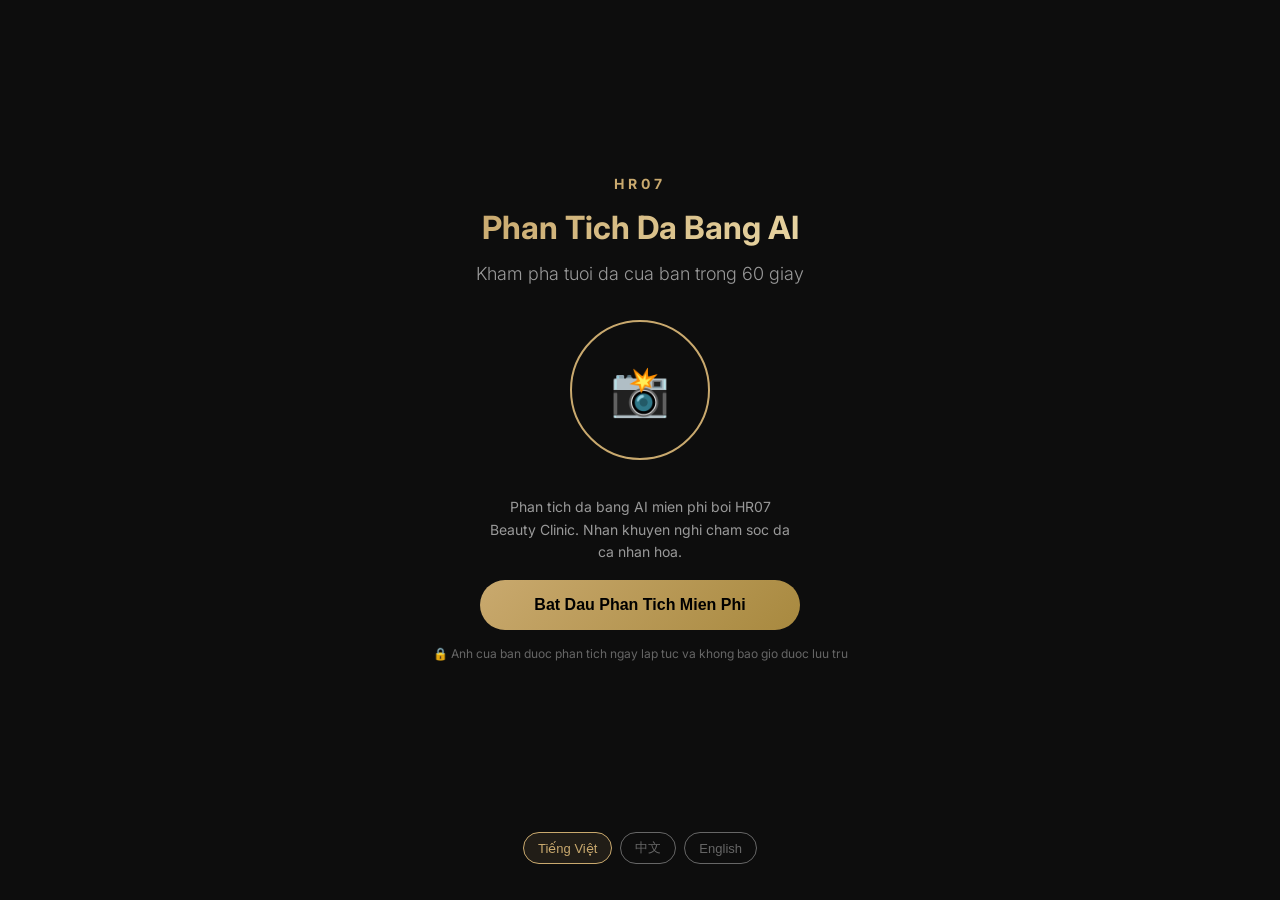
<file: index.html>
<!DOCTYPE html>
<html lang="vi">
<head>
  <meta charset="UTF-8">
  <meta name="viewport" content="width=device-width, initial-scale=1.0, maximum-scale=1.0, user-scalable=no">
  <title>AI Skin Analysis | HR07 Beauty Clinic</title>
  <link rel="preconnect" href="https://fonts.googleapis.com">
  <link href="https://fonts.googleapis.com/css2?family=Inter:wght@300;400;500;600;700&display=swap" rel="stylesheet">
  <link rel="stylesheet" href="style.css">
</head>
<body>
  <!-- SCREEN 1: Landing -->
  <div id="screen-landing" class="screen active">
    <div class="hero">
      <div class="logo">HR07</div>
      <h1>AI Skin Analysis</h1>
      <p class="subtitle">Discover your skin age in 60 seconds</p>
      <div class="hero-visual">
        <div class="scan-ring"></div>
        <div class="scan-icon">📸</div>
      </div>
      <p class="desc">Free AI-powered skin analysis by HR07 Beauty Clinic.<br>Get personalized skincare recommendations.</p>
      <button id="btn-start" class="btn-primary">Start Free Analysis</button>
      <p class="trust">🔒 Your photo is analyzed instantly and never stored</p>
    </div>
    <div class="lang-switch">
      <button class="lang-btn active" data-lang="vi">Tiếng Việt</button>
      <button class="lang-btn" data-lang="zh">中文</button>
      <button class="lang-btn" data-lang="en">English</button>
    </div>
  </div>

  <!-- SCREEN 2: Camera / Upload -->
  <div id="screen-camera" class="screen">
    <div class="camera-header">
      <button id="btn-back" class="btn-icon">←</button>
      <h2>Take a Selfie</h2>
      <div></div>
    </div>
    <div class="camera-container">
      <video id="camera-video" autoplay playsinline></video>
      <canvas id="camera-canvas" style="display:none"></canvas>
      <div class="face-guide">
        <div class="face-oval"></div>
        <p class="guide-text">Align your face within the oval</p>
      </div>
      <img id="preview-img" class="preview-img" style="display:none">
    </div>
    <div class="camera-tips">
      <span>💡 Good lighting</span>
      <span>👤 Face forward</span>
      <span>🚫 No filters</span>
    </div>
    <div class="camera-actions">
      <button id="btn-capture" class="btn-capture">
        <div class="capture-ring"></div>
      </button>
      <label id="btn-upload-label" class="btn-upload-alt">
        <input type="file" id="file-input" accept="image/*" style="display:none">
        <span id="upload-text">📁 Upload</span>
      </label>
    </div>
    <div id="retake-actions" class="camera-actions" style="display:none">
      <button id="btn-retake" class="btn-secondary">Retake</button>
      <button id="btn-analyze" class="btn-primary">Analyze My Skin →</button>
    </div>
    <div class="info-form" id="info-form">
      <input type="text" id="input-name" placeholder="Your name (optional)">
      <input type="number" id="input-age" placeholder="Your age" min="15" max="80">
    </div>
  </div>

  <!-- SCREEN 3: Analyzing -->
  <div id="screen-analyzing" class="screen">
    <div class="analyzing-content">
      <div class="analyzing-animation">
        <div class="pulse-ring r1"></div>
        <div class="pulse-ring r2"></div>
        <div class="pulse-ring r3"></div>
        <div class="analyzing-icon">🔬</div>
      </div>
      <h2>Analyzing Your Skin...</h2>
      <div class="progress-bar">
        <div class="progress-fill" id="progress-fill"></div>
      </div>
      <p class="progress-text" id="progress-text">Detecting skin features...</p>
      <div class="analysis-steps">
        <div class="step" id="step-1">✓ Detecting skin type</div>
        <div class="step" id="step-2">⏳ Analyzing wrinkles & fine lines</div>
        <div class="step" id="step-3">⏳ Checking pores & texture</div>
        <div class="step" id="step-4">⏳ Evaluating spots & pigmentation</div>
        <div class="step" id="step-5">⏳ Calculating skin age</div>
        <div class="step" id="step-6">⏳ Generating recommendations</div>
      </div>
    </div>
  </div>

  <!-- SCREEN 4: Results -->
  <div id="screen-results" class="screen">
    <div class="results-header">
      <h2>Your Skin Analysis</h2>
      <p id="result-name" class="result-name"></p>
    </div>

    <!-- Skin Age Hero -->
    <div class="skin-age-card">
      <div class="age-comparison">
        <div class="age-box actual">
          <span class="age-label">Actual Age</span>
          <span class="age-number" id="actual-age">—</span>
        </div>
        <div class="age-vs">vs</div>
        <div class="age-box skin" id="skin-age-box">
          <span class="age-label">Skin Age</span>
          <span class="age-number" id="skin-age">—</span>
        </div>
      </div>
      <p class="age-verdict" id="age-verdict"></p>
    </div>

    <!-- Radar Chart -->
    <div class="chart-card">
      <h3>Skin Health Scores</h3>
      <canvas id="radar-chart" width="300" height="300"></canvas>
      <div class="score-legend" id="score-legend"></div>
    </div>

    <!-- Issues Found -->
    <div class="issues-card">
      <h3>Issues Detected</h3>
      <div class="issue-tags" id="issue-tags"></div>
    </div>

    <!-- AI Report -->
    <div class="report-card">
      <h3>📋 Personalized Report</h3>
      <div class="report-text" id="report-text"></div>
    </div>

    <!-- Recommended Treatments -->
    <div class="treatments-card">
      <h3>💎 Recommended for You</h3>
      <div class="treatments-list" id="treatments-list"></div>
    </div>

    <!-- CTA -->
    <div class="cta-card">
      <h3>Ready to transform your skin?</h3>
      <p>Book a free consultation at HR07 Beauty Clinic</p>
      <a href="https://zalo.me/0909000000" class="btn-zalo" id="btn-zalo">
        💬 Chat on Zalo
      </a>
      <a href="https://line.me/ti/p/~hr07clinic" class="btn-line" id="btn-line" style="display:none">
        💚 Add LINE
      </a>
      <p class="clinic-info">📍 District 3, Ho Chi Minh City | District 7, Phu My Hung</p>
    </div>

    <!-- Share -->
    <div class="share-card">
      <h3>Share your results</h3>
      <p>Challenge your friends to discover their skin age!</p>
      <div class="share-buttons">
        <button id="btn-share" class="btn-share">📤 Share Result</button>
        <button id="btn-retry" class="btn-secondary">🔄 Try Again</button>
      </div>
    </div>

    <p class="disclaimer">⚠️ This analysis is for reference only and does not constitute medical diagnosis. Consult a dermatologist for professional advice.</p>
  </div>

  <script src="app.js"></script>
</body>
</html>
</file>
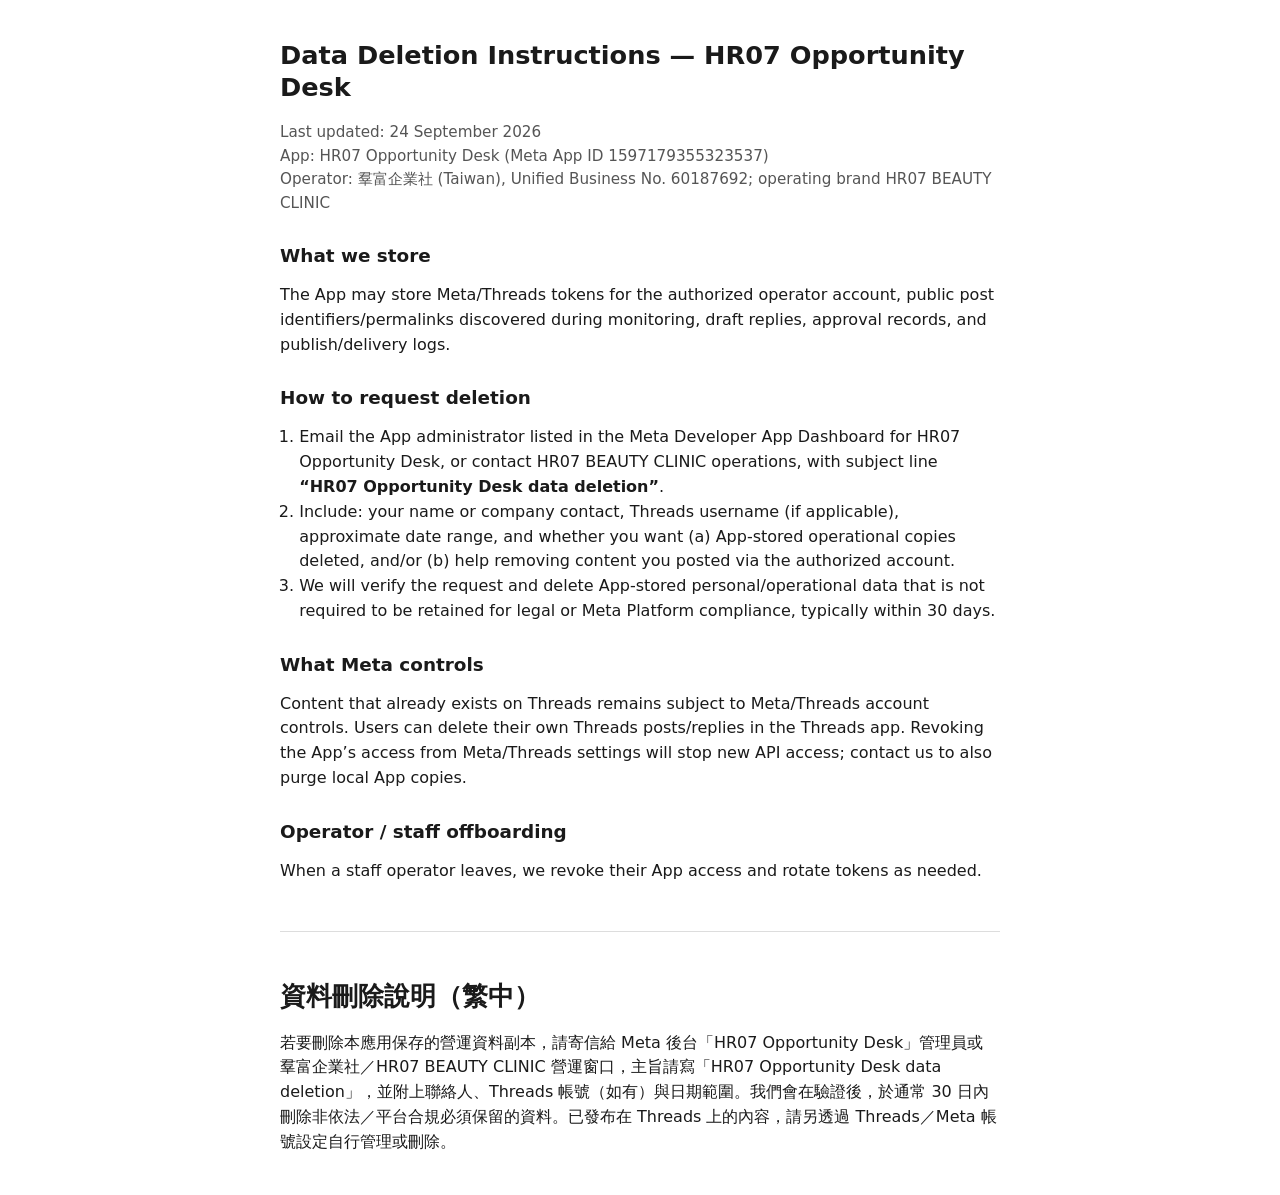
<file: data-deletion.html>
<!DOCTYPE html>
<html lang="en">
<head>
  <meta charset="utf-8" />
  <meta name="viewport" content="width=device-width, initial-scale=1" />
  <title>Data Deletion Instructions — HR07 Opportunity Desk</title>
  <style>
    body { font-family: system-ui, -apple-system, Segoe UI, sans-serif; line-height: 1.55; max-width: 720px; margin: 40px auto; padding: 0 20px; color: #1a1a1a; }
    h1, h2 { line-height: 1.25; }
    h1 { font-size: 1.6rem; }
    h2 { font-size: 1.15rem; margin-top: 1.8rem; }
    .meta { color: #555; font-size: 0.95rem; }
    ol, ul { padding-left: 1.2rem; }
    .zh { margin-top: 3rem; padding-top: 2rem; border-top: 1px solid #ddd; }
  </style>
</head>
<body>
  <h1>Data Deletion Instructions — HR07 Opportunity Desk</h1>
  <p class="meta">Last updated: 24 September 2026<br />
  App: HR07 Opportunity Desk (Meta App ID 1597179355323537)<br />
  Operator: 羣富企業社 (Taiwan), Unified Business No. 60187692; operating brand HR07 BEAUTY CLINIC</p>

  <h2>What we store</h2>
  <p>The App may store Meta/Threads tokens for the authorized operator account, public post identifiers/permalinks discovered during monitoring, draft replies, approval records, and publish/delivery logs.</p>

  <h2>How to request deletion</h2>
  <ol>
    <li>Email the App administrator listed in the Meta Developer App Dashboard for HR07 Opportunity Desk, or contact HR07 BEAUTY CLINIC operations, with subject line <strong>“HR07 Opportunity Desk data deletion”</strong>.</li>
    <li>Include: your name or company contact, Threads username (if applicable), approximate date range, and whether you want (a) App-stored operational copies deleted, and/or (b) help removing content you posted via the authorized account.</li>
    <li>We will verify the request and delete App-stored personal/operational data that is not required to be retained for legal or Meta Platform compliance, typically within 30 days.</li>
  </ol>

  <h2>What Meta controls</h2>
  <p>Content that already exists on Threads remains subject to Meta/Threads account controls. Users can delete their own Threads posts/replies in the Threads app. Revoking the App’s access from Meta/Threads settings will stop new API access; contact us to also purge local App copies.</p>

  <h2>Operator / staff offboarding</h2>
  <p>When a staff operator leaves, we revoke their App access and rotate tokens as needed.</p>

  <div class="zh">
    <h1>資料刪除說明（繁中）</h1>
    <p>若要刪除本應用保存的營運資料副本，請寄信給 Meta 後台「HR07 Opportunity Desk」管理員或 羣富企業社／HR07 BEAUTY CLINIC 營運窗口，主旨請寫「HR07 Opportunity Desk data deletion」，並附上聯絡人、Threads 帳號（如有）與日期範圍。我們會在驗證後，於通常 30 日內刪除非依法／平台合規必須保留的資料。已發布在 Threads 上的內容，請另透過 Threads／Meta 帳號設定自行管理或刪除。</p>
  </div>
</body>
</html>
</file>
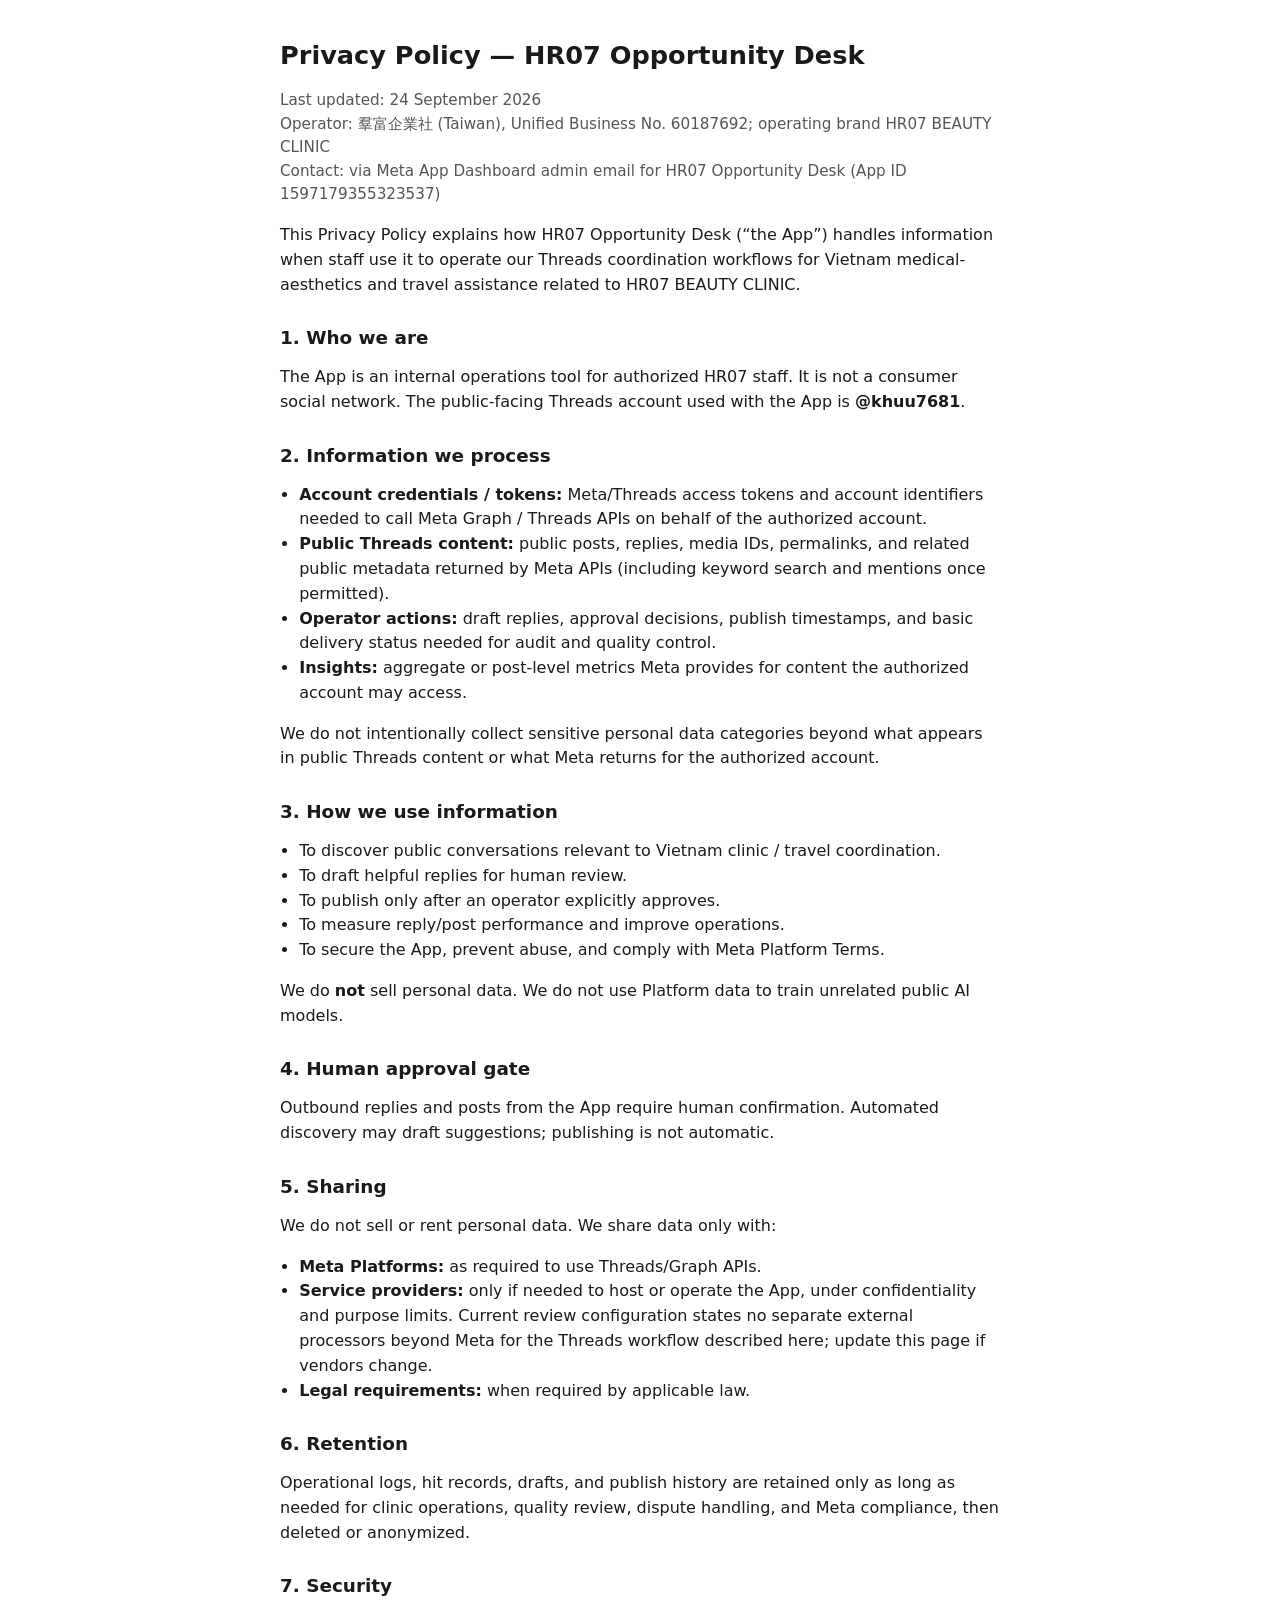
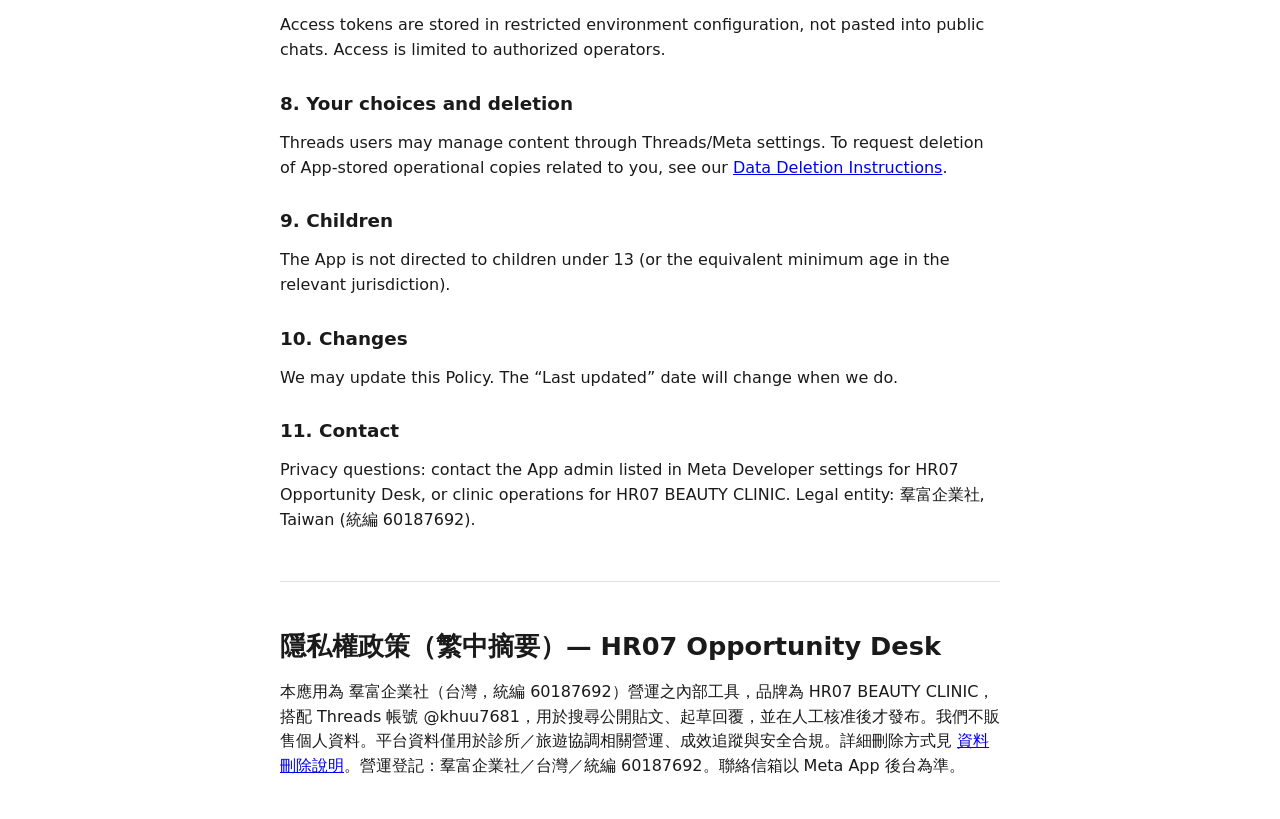
<file: privacy.html>
<!DOCTYPE html>
<html lang="en">
<head>
  <meta charset="utf-8" />
  <meta name="viewport" content="width=device-width, initial-scale=1" />
  <title>Privacy Policy — HR07 Opportunity Desk</title>
  <style>
    body { font-family: system-ui, -apple-system, Segoe UI, sans-serif; line-height: 1.55; max-width: 720px; margin: 40px auto; padding: 0 20px; color: #1a1a1a; }
    h1, h2 { line-height: 1.25; }
    h1 { font-size: 1.6rem; }
    h2 { font-size: 1.15rem; margin-top: 1.8rem; }
    .meta { color: #555; font-size: 0.95rem; }
    ul { padding-left: 1.2rem; }
    .zh { margin-top: 3rem; padding-top: 2rem; border-top: 1px solid #ddd; }
  </style>
</head>
<body>
  <h1>Privacy Policy — HR07 Opportunity Desk</h1>
  <p class="meta">Last updated: 24 September 2026<br />
  Operator: 羣富企業社 (Taiwan), Unified Business No. 60187692; operating brand HR07 BEAUTY CLINIC<br />
  Contact: via Meta App Dashboard admin email for HR07 Opportunity Desk (App ID 1597179355323537)</p>

  <p>This Privacy Policy explains how HR07 Opportunity Desk (“the App”) handles information when staff use it to operate our Threads coordination workflows for Vietnam medical-aesthetics and travel assistance related to HR07 BEAUTY CLINIC.</p>

  <h2>1. Who we are</h2>
  <p>The App is an internal operations tool for authorized HR07 staff. It is not a consumer social network. The public-facing Threads account used with the App is <strong>@khuu7681</strong>.</p>

  <h2>2. Information we process</h2>
  <ul>
    <li><strong>Account credentials / tokens:</strong> Meta/Threads access tokens and account identifiers needed to call Meta Graph / Threads APIs on behalf of the authorized account.</li>
    <li><strong>Public Threads content:</strong> public posts, replies, media IDs, permalinks, and related public metadata returned by Meta APIs (including keyword search and mentions once permitted).</li>
    <li><strong>Operator actions:</strong> draft replies, approval decisions, publish timestamps, and basic delivery status needed for audit and quality control.</li>
    <li><strong>Insights:</strong> aggregate or post-level metrics Meta provides for content the authorized account may access.</li>
  </ul>
  <p>We do not intentionally collect sensitive personal data categories beyond what appears in public Threads content or what Meta returns for the authorized account.</p>

  <h2>3. How we use information</h2>
  <ul>
    <li>To discover public conversations relevant to Vietnam clinic / travel coordination.</li>
    <li>To draft helpful replies for human review.</li>
    <li>To publish only after an operator explicitly approves.</li>
    <li>To measure reply/post performance and improve operations.</li>
    <li>To secure the App, prevent abuse, and comply with Meta Platform Terms.</li>
  </ul>
  <p>We do <strong>not</strong> sell personal data. We do not use Platform data to train unrelated public AI models.</p>

  <h2>4. Human approval gate</h2>
  <p>Outbound replies and posts from the App require human confirmation. Automated discovery may draft suggestions; publishing is not automatic.</p>

  <h2>5. Sharing</h2>
  <p>We do not sell or rent personal data. We share data only with:</p>
  <ul>
    <li><strong>Meta Platforms:</strong> as required to use Threads/Graph APIs.</li>
    <li><strong>Service providers:</strong> only if needed to host or operate the App, under confidentiality and purpose limits. Current review configuration states no separate external processors beyond Meta for the Threads workflow described here; update this page if vendors change.</li>
    <li><strong>Legal requirements:</strong> when required by applicable law.</li>
  </ul>

  <h2>6. Retention</h2>
  <p>Operational logs, hit records, drafts, and publish history are retained only as long as needed for clinic operations, quality review, dispute handling, and Meta compliance, then deleted or anonymized.</p>

  <h2>7. Security</h2>
  <p>Access tokens are stored in restricted environment configuration, not pasted into public chats. Access is limited to authorized operators.</p>

  <h2>8. Your choices and deletion</h2>
  <p>Threads users may manage content through Threads/Meta settings. To request deletion of App-stored operational copies related to you, see our <a href="./data-deletion.html">Data Deletion Instructions</a>.</p>

  <h2>9. Children</h2>
  <p>The App is not directed to children under 13 (or the equivalent minimum age in the relevant jurisdiction).</p>

  <h2>10. Changes</h2>
  <p>We may update this Policy. The “Last updated” date will change when we do.</p>

  <h2>11. Contact</h2>
  <p>Privacy questions: contact the App admin listed in Meta Developer settings for HR07 Opportunity Desk, or clinic operations for HR07 BEAUTY CLINIC. Legal entity: 羣富企業社, Taiwan (統編 60187692).</p>

  <div class="zh">
    <h1>隱私權政策（繁中摘要）— HR07 Opportunity Desk</h1>
    <p>本應用為 羣富企業社（台灣，統編 60187692）營運之內部工具，品牌為 HR07 BEAUTY CLINIC，搭配 Threads 帳號 @khuu7681，用於搜尋公開貼文、起草回覆，並在人工核准後才發布。我們不販售個人資料。平台資料僅用於診所／旅遊協調相關營運、成效追蹤與安全合規。詳細刪除方式見 <a href="./data-deletion.html">資料刪除說明</a>。營運登記：羣富企業社／台灣／統編 60187692。聯絡信箱以 Meta App 後台為準。</p>
  </div>
</body>
</html>
</file>
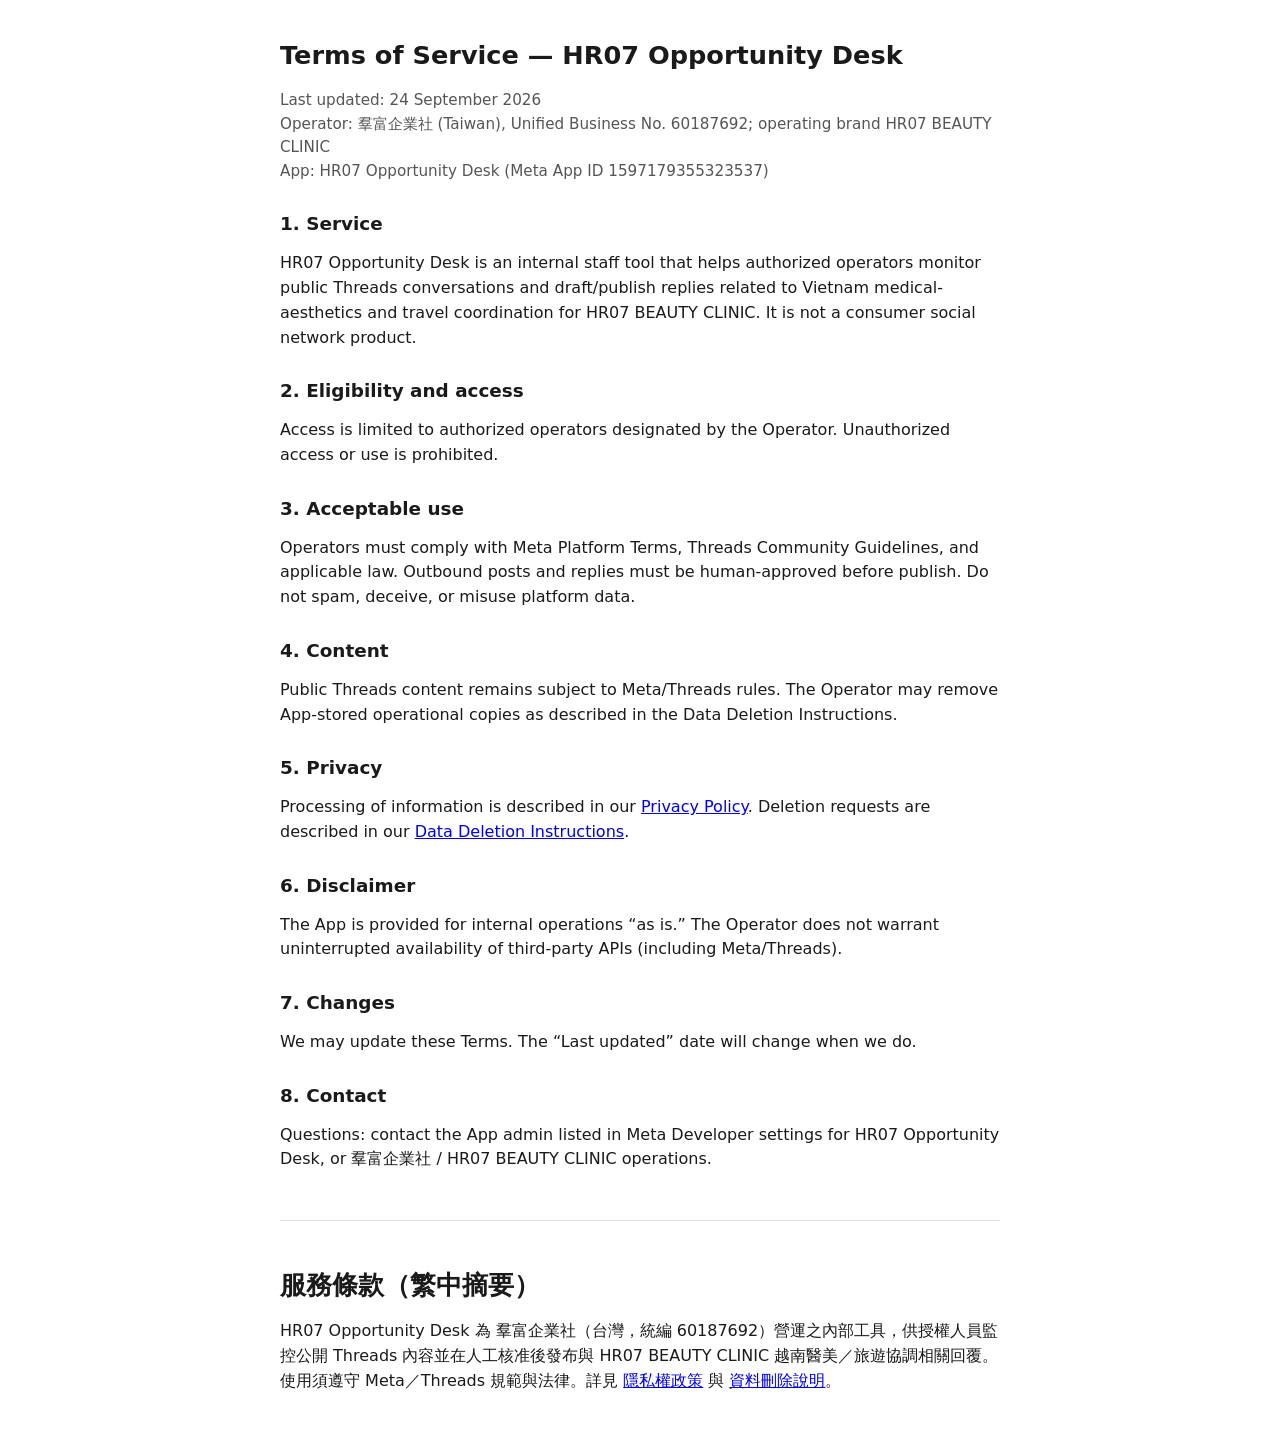
<file: terms.html>
<!DOCTYPE html>
<html lang="en">
<head>
  <meta charset="utf-8" />
  <meta name="viewport" content="width=device-width, initial-scale=1" />
  <title>Terms of Service — HR07 Opportunity Desk</title>
  <style>
    body { font-family: system-ui, -apple-system, Segoe UI, sans-serif; line-height: 1.55; max-width: 720px; margin: 40px auto; padding: 0 20px; color: #1a1a1a; }
    h1, h2 { line-height: 1.25; }
    h1 { font-size: 1.6rem; }
    h2 { font-size: 1.15rem; margin-top: 1.8rem; }
    .meta { color: #555; font-size: 0.95rem; }
    .zh { margin-top: 3rem; padding-top: 2rem; border-top: 1px solid #ddd; }
  </style>
</head>
<body>
  <h1>Terms of Service — HR07 Opportunity Desk</h1>
  <p class="meta">Last updated: 24 September 2026<br />
  Operator: 羣富企業社 (Taiwan), Unified Business No. 60187692; operating brand HR07 BEAUTY CLINIC<br />
  App: HR07 Opportunity Desk (Meta App ID 1597179355323537)</p>

  <h2>1. Service</h2>
  <p>HR07 Opportunity Desk is an internal staff tool that helps authorized operators monitor public Threads conversations and draft/publish replies related to Vietnam medical-aesthetics and travel coordination for HR07 BEAUTY CLINIC. It is not a consumer social network product.</p>

  <h2>2. Eligibility and access</h2>
  <p>Access is limited to authorized operators designated by the Operator. Unauthorized access or use is prohibited.</p>

  <h2>3. Acceptable use</h2>
  <p>Operators must comply with Meta Platform Terms, Threads Community Guidelines, and applicable law. Outbound posts and replies must be human-approved before publish. Do not spam, deceive, or misuse platform data.</p>

  <h2>4. Content</h2>
  <p>Public Threads content remains subject to Meta/Threads rules. The Operator may remove App-stored operational copies as described in the Data Deletion Instructions.</p>

  <h2>5. Privacy</h2>
  <p>Processing of information is described in our <a href="./privacy.html">Privacy Policy</a>. Deletion requests are described in our <a href="./data-deletion.html">Data Deletion Instructions</a>.</p>

  <h2>6. Disclaimer</h2>
  <p>The App is provided for internal operations “as is.” The Operator does not warrant uninterrupted availability of third-party APIs (including Meta/Threads).</p>

  <h2>7. Changes</h2>
  <p>We may update these Terms. The “Last updated” date will change when we do.</p>

  <h2>8. Contact</h2>
  <p>Questions: contact the App admin listed in Meta Developer settings for HR07 Opportunity Desk, or 羣富企業社 / HR07 BEAUTY CLINIC operations.</p>

  <div class="zh">
    <h1>服務條款（繁中摘要）</h1>
    <p>HR07 Opportunity Desk 為 羣富企業社（台灣，統編 60187692）營運之內部工具，供授權人員監控公開 Threads 內容並在人工核准後發布與 HR07 BEAUTY CLINIC 越南醫美／旅遊協調相關回覆。使用須遵守 Meta／Threads 規範與法律。詳見 <a href="./privacy.html">隱私權政策</a> 與 <a href="./data-deletion.html">資料刪除說明</a>。</p>
  </div>
</body>
</html>
</file>
<file: style.css>
/* === HR07 AI Skin Analysis — Mobile-First Design === */

:root {
  --primary: #c9a96e;
  --primary-dark: #a8893f;
  --primary-light: #f5ecd7;
  --bg: #0d0d0d;
  --bg-card: #1a1a1a;
  --bg-card-hover: #222;
  --text: #f5f5f5;
  --text-muted: #999;
  --text-dim: #666;
  --success: #4ade80;
  --warning: #fbbf24;
  --danger: #f87171;
  --zalo: #0068ff;
  --line: #06c755;
  --radius: 16px;
  --radius-sm: 10px;
}

* { margin: 0; padding: 0; box-sizing: border-box; }

body {
  font-family: 'Inter', -apple-system, BlinkMacSystemFont, sans-serif;
  background: var(--bg);
  color: var(--text);
  min-height: 100dvh;
  overflow-x: hidden;
  -webkit-font-smoothing: antialiased;
}

.screen { display: none; min-height: 100dvh; padding: 20px; }
.screen.active { display: flex; flex-direction: column; }

/* === LANDING === */
.hero {
  flex: 1;
  display: flex;
  flex-direction: column;
  align-items: center;
  justify-content: center;
  text-align: center;
  gap: 16px;
  padding: 40px 0;
}

.logo {
  font-size: 14px;
  font-weight: 700;
  letter-spacing: 4px;
  color: var(--primary);
  text-transform: uppercase;
}

.hero h1 {
  font-size: 32px;
  font-weight: 700;
  background: linear-gradient(135deg, var(--primary), #e8d5a3);
  -webkit-background-clip: text;
  -webkit-text-fill-color: transparent;
}

.subtitle {
  font-size: 18px;
  color: var(--text-muted);
  font-weight: 300;
}

.hero-visual {
  position: relative;
  width: 140px;
  height: 140px;
  margin: 20px 0;
}

.scan-ring {
  position: absolute;
  inset: 0;
  border: 2px solid var(--primary);
  border-radius: 50%;
  animation: pulse-ring 2s ease-in-out infinite;
}

@keyframes pulse-ring {
  0%, 100% { transform: scale(1); opacity: 0.5; }
  50% { transform: scale(1.15); opacity: 1; }
}

.scan-icon {
  position: absolute;
  inset: 0;
  display: flex;
  align-items: center;
  justify-content: center;
  font-size: 48px;
}

.desc {
  font-size: 14px;
  color: var(--text-muted);
  line-height: 1.6;
  max-width: 300px;
}

.trust {
  font-size: 12px;
  color: var(--text-dim);
}

.btn-primary {
  background: linear-gradient(135deg, var(--primary), var(--primary-dark));
  color: #000;
  border: none;
  padding: 16px 48px;
  border-radius: 50px;
  font-size: 16px;
  font-weight: 600;
  cursor: pointer;
  transition: transform 0.2s, box-shadow 0.2s;
  width: 100%;
  max-width: 320px;
}

.btn-primary:active { transform: scale(0.97); }
.btn-primary:hover { box-shadow: 0 4px 20px rgba(201, 169, 110, 0.4); }

.btn-secondary {
  background: transparent;
  color: var(--primary);
  border: 1.5px solid var(--primary);
  padding: 14px 32px;
  border-radius: 50px;
  font-size: 15px;
  font-weight: 500;
  cursor: pointer;
}

.lang-switch {
  display: flex;
  justify-content: center;
  gap: 8px;
  padding: 16px 0;
}

.lang-btn {
  background: transparent;
  color: var(--text-dim);
  border: 1px solid var(--text-dim);
  padding: 6px 14px;
  border-radius: 20px;
  font-size: 13px;
  cursor: pointer;
}

.lang-btn.active {
  color: var(--primary);
  border-color: var(--primary);
  background: rgba(201, 169, 110, 0.1);
}

/* === CAMERA === */
.camera-header {
  display: flex;
  align-items: center;
  justify-content: space-between;
  padding: 8px 0 16px;
}

.camera-header h2 { font-size: 18px; font-weight: 600; }

.btn-icon {
  background: none;
  border: none;
  color: var(--text);
  font-size: 24px;
  cursor: pointer;
  padding: 8px;
}

.camera-container {
  position: relative;
  width: 100%;
  max-width: 480px;
  margin: 0 auto;
  aspect-ratio: 3/4;
  border-radius: var(--radius);
  overflow: hidden;
  background: #111;
}

#camera-video, .preview-img {
  width: 100%;
  height: 100%;
  object-fit: cover;
}

.face-guide {
  position: absolute;
  inset: 0;
  display: flex;
  flex-direction: column;
  align-items: center;
  justify-content: center;
  pointer-events: none;
}

.face-oval {
  width: 200px;
  height: 270px;
  border: 2px dashed rgba(201, 169, 110, 0.6);
  border-radius: 50%;
}

.guide-text {
  margin-top: 12px;
  font-size: 13px;
  color: rgba(255,255,255,0.7);
  background: rgba(0,0,0,0.5);
  padding: 4px 12px;
  border-radius: 20px;
}

.camera-tips {
  display: flex;
  justify-content: center;
  gap: 16px;
  padding: 12px 0;
  font-size: 12px;
  color: var(--text-muted);
}

.camera-actions {
  display: flex;
  align-items: center;
  justify-content: center;
  gap: 24px;
  padding: 16px 0;
}

.btn-capture {
  width: 72px;
  height: 72px;
  border-radius: 50%;
  background: var(--primary);
  border: 4px solid var(--bg);
  outline: 3px solid var(--primary);
  cursor: pointer;
  transition: transform 0.15s;
}

.btn-capture:active { transform: scale(0.9); }

.btn-upload-alt {
  font-size: 14px;
  color: var(--text-muted);
  cursor: pointer;
  padding: 12px;
}

.info-form {
  display: flex;
  gap: 10px;
  padding: 8px 0;
}

.info-form input {
  flex: 1;
  background: var(--bg-card);
  border: 1px solid #333;
  color: var(--text);
  padding: 12px 16px;
  border-radius: var(--radius-sm);
  font-size: 14px;
  font-family: inherit;
}

.info-form input::placeholder { color: var(--text-dim); }
.info-form input:focus { outline: none; border-color: var(--primary); }

/* === ANALYZING === */
#screen-analyzing { align-items: center; justify-content: center; }

.analyzing-content {
  text-align: center;
  max-width: 320px;
}

.analyzing-animation {
  position: relative;
  width: 120px;
  height: 120px;
  margin: 0 auto 24px;
}

.pulse-ring {
  position: absolute;
  inset: 0;
  border: 2px solid var(--primary);
  border-radius: 50%;
  opacity: 0;
}

.r1 { animation: pulse-out 2s ease-out infinite; }
.r2 { animation: pulse-out 2s ease-out 0.5s infinite; }
.r3 { animation: pulse-out 2s ease-out 1s infinite; }

@keyframes pulse-out {
  0% { transform: scale(0.5); opacity: 0.8; }
  100% { transform: scale(1.5); opacity: 0; }
}

.analyzing-icon {
  position: absolute;
  inset: 0;
  display: flex;
  align-items: center;
  justify-content: center;
  font-size: 40px;
}

.analyzing-content h2 {
  font-size: 20px;
  margin-bottom: 20px;
}

.progress-bar {
  width: 100%;
  height: 4px;
  background: #333;
  border-radius: 2px;
  overflow: hidden;
  margin-bottom: 12px;
}

.progress-fill {
  height: 100%;
  background: linear-gradient(90deg, var(--primary), #e8d5a3);
  width: 0%;
  transition: width 0.5s ease;
}

.progress-text {
  font-size: 13px;
  color: var(--text-muted);
  margin-bottom: 24px;
}

.analysis-steps {
  text-align: left;
  display: flex;
  flex-direction: column;
  gap: 8px;
}

.step {
  font-size: 13px;
  color: var(--text-dim);
  transition: color 0.3s;
}

.step.done { color: var(--success); }
.step.active { color: var(--primary); }

/* === RESULTS === */
#screen-results {
  display: none;
  flex-direction: column;
  gap: 16px;
  padding-bottom: 40px;
}

#screen-results.active { display: flex; }

.results-header {
  text-align: center;
  padding: 16px 0 8px;
}

.results-header h2 {
  font-size: 24px;
  background: linear-gradient(135deg, var(--primary), #e8d5a3);
  -webkit-background-clip: text;
  -webkit-text-fill-color: transparent;
}

.result-name { color: var(--text-muted); font-size: 14px; margin-top: 4px; }

/* Skin Age Card */
.skin-age-card {
  background: var(--bg-card);
  border-radius: var(--radius);
  padding: 24px;
  text-align: center;
}

.age-comparison {
  display: flex;
  align-items: center;
  justify-content: center;
  gap: 20px;
}

.age-box {
  display: flex;
  flex-direction: column;
  align-items: center;
  gap: 4px;
}

.age-label { font-size: 12px; color: var(--text-muted); text-transform: uppercase; letter-spacing: 1px; }
.age-number { font-size: 48px; font-weight: 700; }
.age-box.actual .age-number { color: var(--text-muted); }
.age-box.skin .age-number { color: var(--primary); }
.age-box.skin.younger .age-number { color: var(--success); }
.age-box.skin.older .age-number { color: var(--danger); }
.age-vs { font-size: 14px; color: var(--text-dim); }

.age-verdict {
  margin-top: 12px;
  font-size: 15px;
  font-weight: 500;
}

/* Chart Card */
.chart-card {
  background: var(--bg-card);
  border-radius: var(--radius);
  padding: 24px;
}

.chart-card h3, .issues-card h3, .report-card h3, .treatments-card h3, .cta-card h3, .share-card h3 {
  font-size: 16px;
  font-weight: 600;
  margin-bottom: 16px;
}

#radar-chart {
  display: block;
  margin: 0 auto;
  max-width: 280px;
}

.score-legend {
  display: grid;
  grid-template-columns: 1fr 1fr;
  gap: 8px;
  margin-top: 16px;
}

.legend-item {
  display: flex;
  align-items: center;
  justify-content: space-between;
  font-size: 13px;
  padding: 6px 10px;
  background: rgba(255,255,255,0.03);
  border-radius: 8px;
}

.legend-label { color: var(--text-muted); }
.legend-value { font-weight: 600; }
.legend-value.good { color: var(--success); }
.legend-value.ok { color: var(--warning); }
.legend-value.bad { color: var(--danger); }

/* Issues */
.issues-card {
  background: var(--bg-card);
  border-radius: var(--radius);
  padding: 24px;
}

.issue-tags {
  display: flex;
  flex-wrap: wrap;
  gap: 8px;
}

.issue-tag {
  padding: 6px 14px;
  border-radius: 20px;
  font-size: 13px;
  font-weight: 500;
}

.issue-tag.high { background: rgba(248,113,113,0.15); color: var(--danger); border: 1px solid rgba(248,113,113,0.3); }
.issue-tag.medium { background: rgba(251,191,36,0.15); color: var(--warning); border: 1px solid rgba(251,191,36,0.3); }
.issue-tag.low { background: rgba(74,222,128,0.15); color: var(--success); border: 1px solid rgba(74,222,128,0.3); }

/* Report */
.report-card {
  background: var(--bg-card);
  border-radius: var(--radius);
  padding: 24px;
}

.report-text {
  font-size: 14px;
  line-height: 1.7;
  color: var(--text-muted);
  white-space: pre-wrap;
}

/* Treatments */
.treatments-card {
  background: var(--bg-card);
  border-radius: var(--radius);
  padding: 24px;
}

.treatment-item {
  display: flex;
  align-items: flex-start;
  gap: 12px;
  padding: 14px 0;
  border-bottom: 1px solid #222;
}

.treatment-item:last-child { border-bottom: none; }

.treatment-icon {
  width: 40px;
  height: 40px;
  border-radius: 10px;
  background: rgba(201,169,110,0.15);
  display: flex;
  align-items: center;
  justify-content: center;
  font-size: 20px;
  flex-shrink: 0;
}

.treatment-info { flex: 1; }
.treatment-name { font-size: 15px; font-weight: 600; margin-bottom: 2px; }
.treatment-desc { font-size: 13px; color: var(--text-muted); margin-bottom: 4px; }
.treatment-price { font-size: 13px; color: var(--primary); font-weight: 500; }

/* CTA */
.cta-card {
  background: linear-gradient(135deg, #1a1507, #1a1a0d);
  border: 1px solid rgba(201,169,110,0.2);
  border-radius: var(--radius);
  padding: 28px 24px;
  text-align: center;
}

.cta-card h3 { color: var(--primary); }
.cta-card p { color: var(--text-muted); font-size: 14px; margin-bottom: 16px; }

.btn-zalo {
  display: inline-block;
  background: var(--zalo);
  color: white;
  text-decoration: none;
  padding: 14px 36px;
  border-radius: 50px;
  font-size: 16px;
  font-weight: 600;
  margin-bottom: 8px;
  width: 100%;
  max-width: 280px;
}

.btn-line {
  display: inline-block;
  background: var(--line);
  color: white;
  text-decoration: none;
  padding: 14px 36px;
  border-radius: 50px;
  font-size: 16px;
  font-weight: 600;
  width: 100%;
  max-width: 280px;
}

.clinic-info { font-size: 12px; color: var(--text-dim); margin-top: 12px; }

/* Share */
.share-card {
  background: var(--bg-card);
  border-radius: var(--radius);
  padding: 24px;
  text-align: center;
}

.share-card p { color: var(--text-muted); font-size: 14px; margin-bottom: 16px; }

.share-buttons {
  display: flex;
  gap: 12px;
  justify-content: center;
}

.btn-share {
  background: var(--primary);
  color: #000;
  border: none;
  padding: 12px 24px;
  border-radius: 50px;
  font-size: 14px;
  font-weight: 600;
  cursor: pointer;
}

.disclaimer {
  font-size: 11px;
  color: var(--text-dim);
  text-align: center;
  padding: 16px;
  line-height: 1.5;
}

/* Animations */
@keyframes fadeIn {
  from { opacity: 0; transform: translateY(10px); }
  to { opacity: 1; transform: translateY(0); }
}

.screen.active > * {
  animation: fadeIn 0.3s ease forwards;
}
</file>
